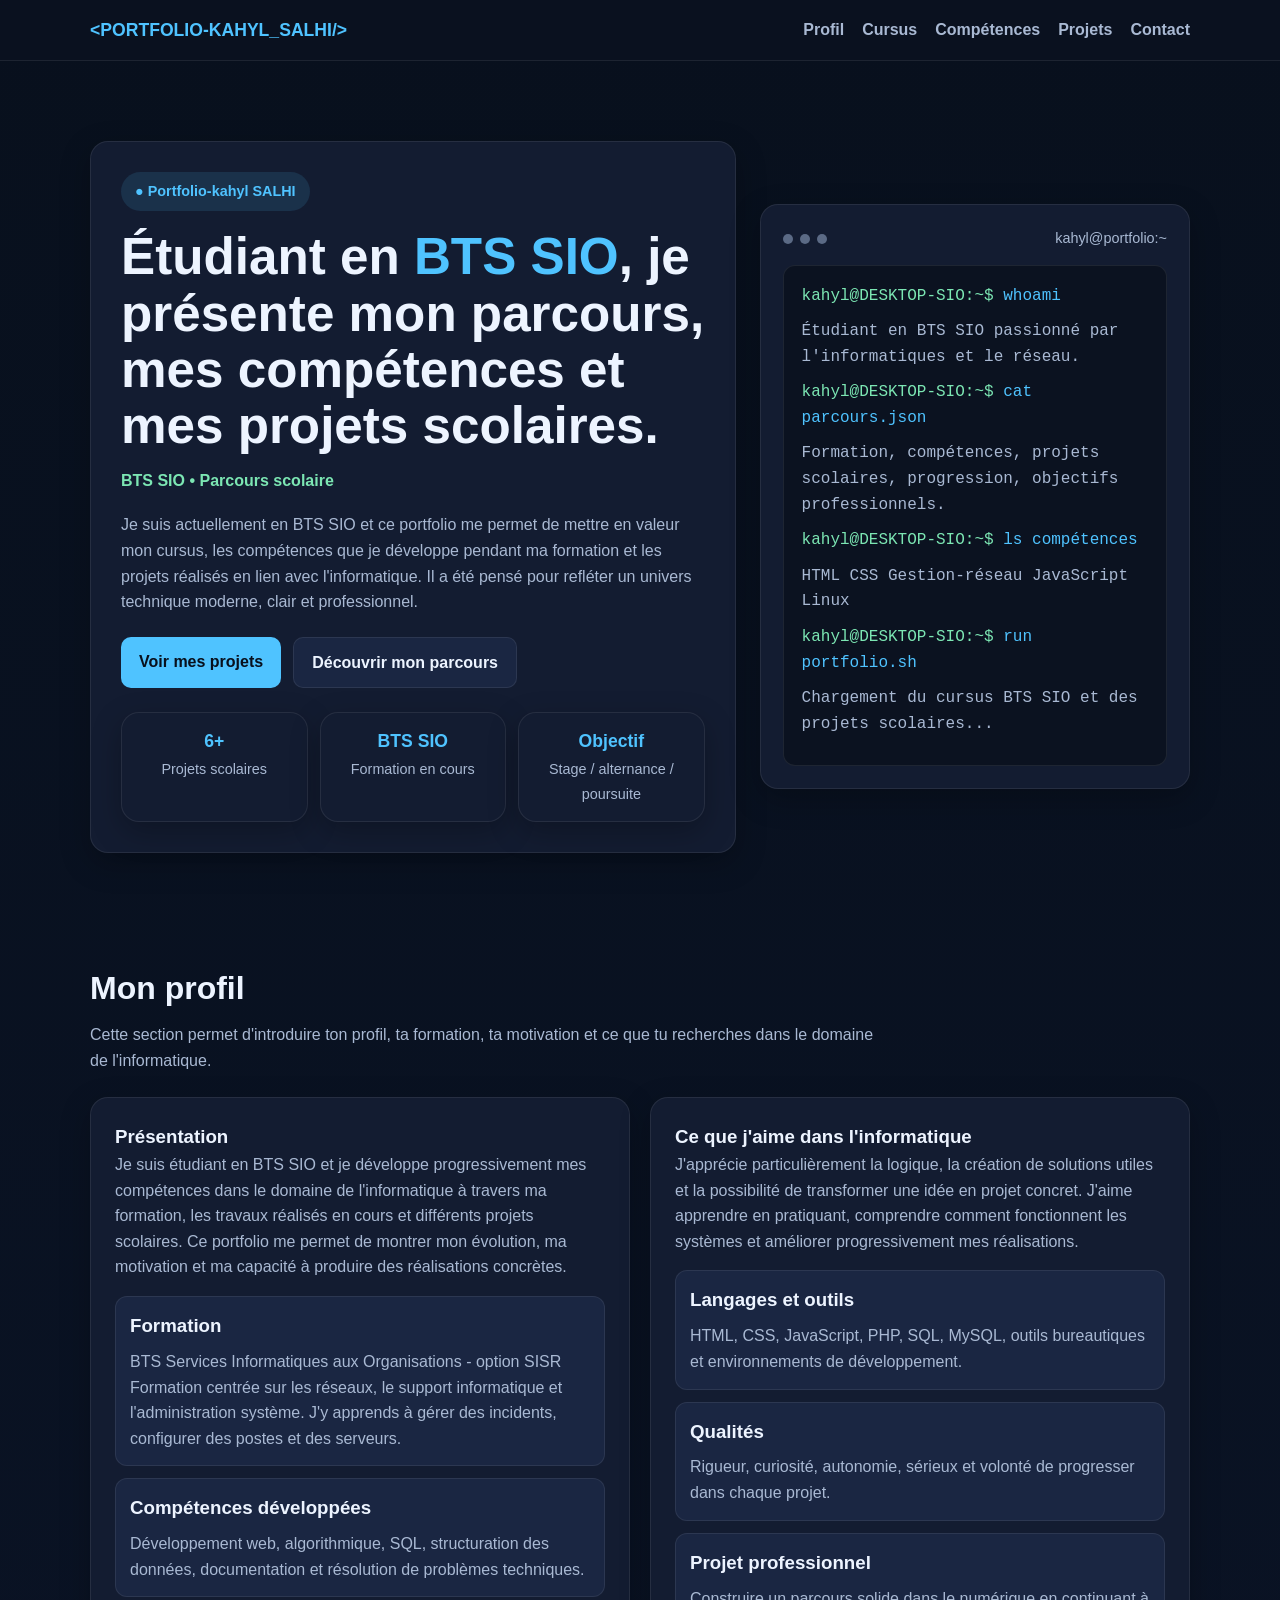
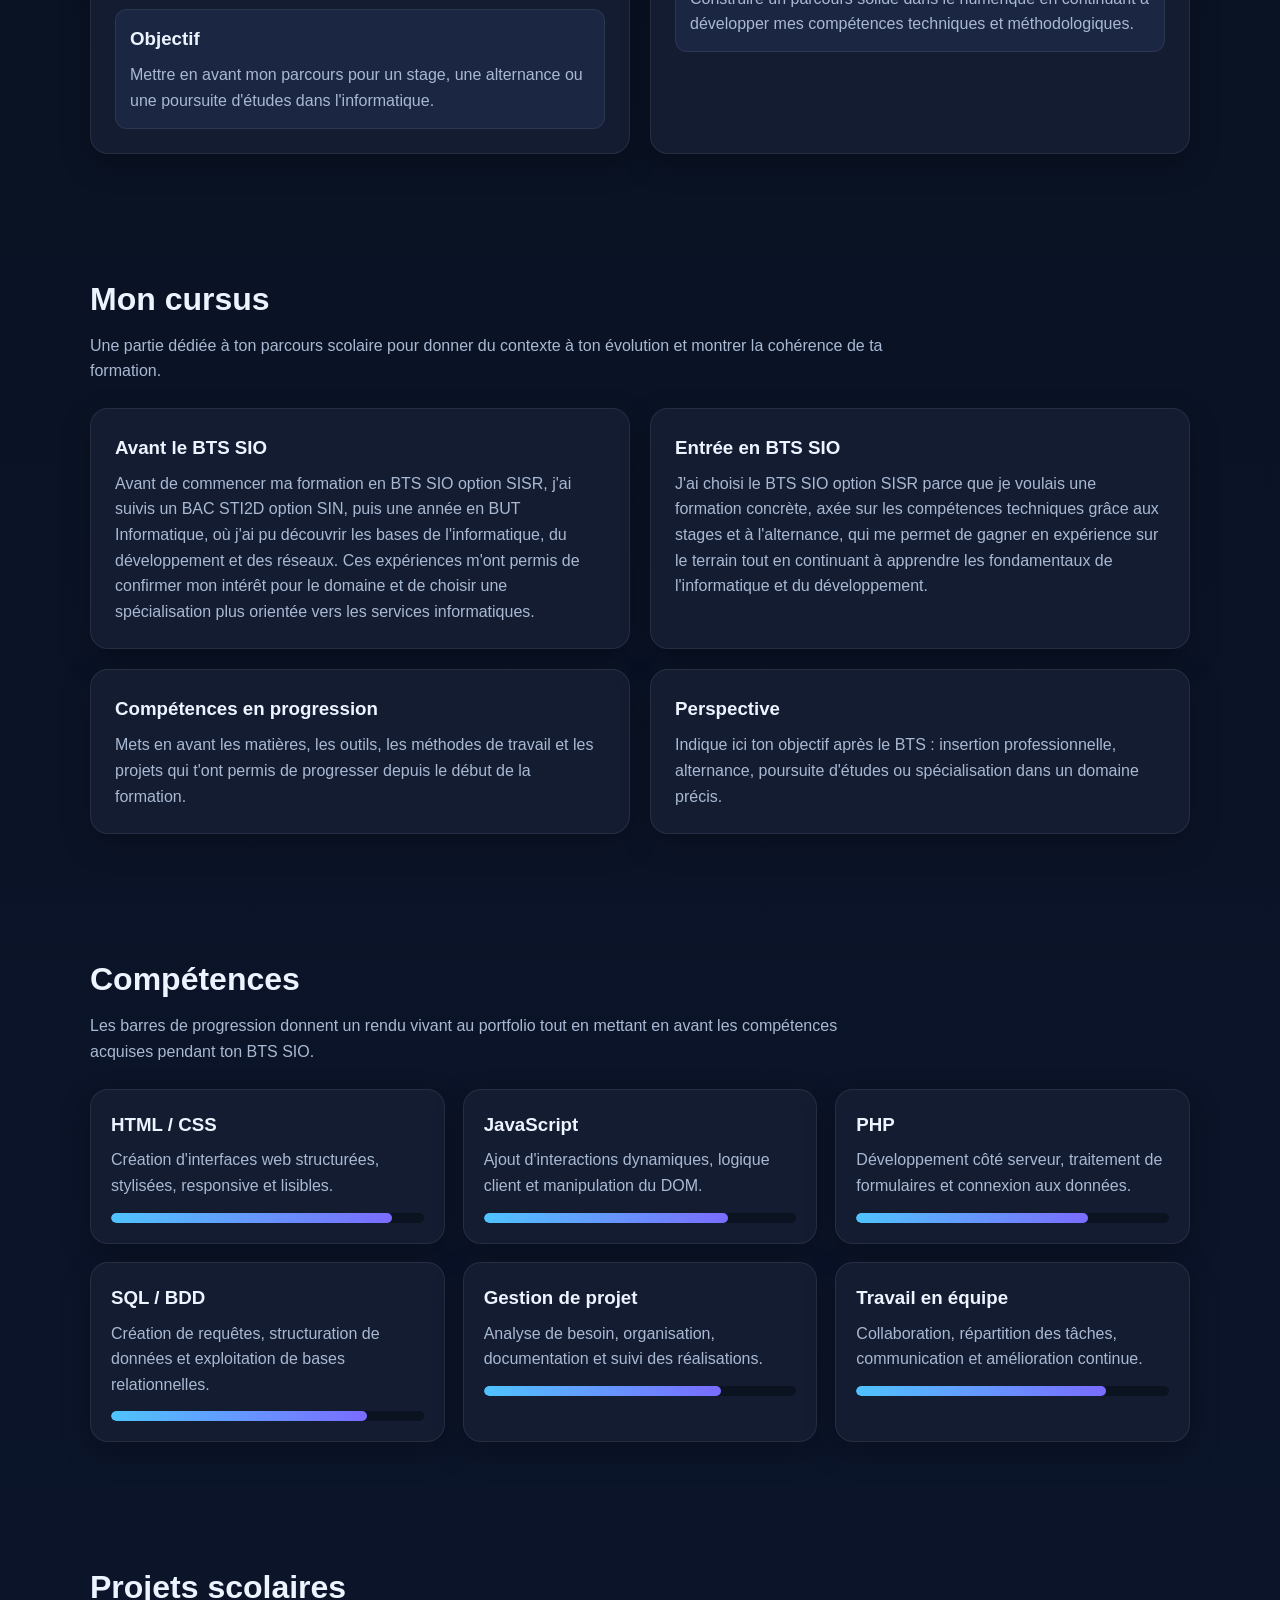
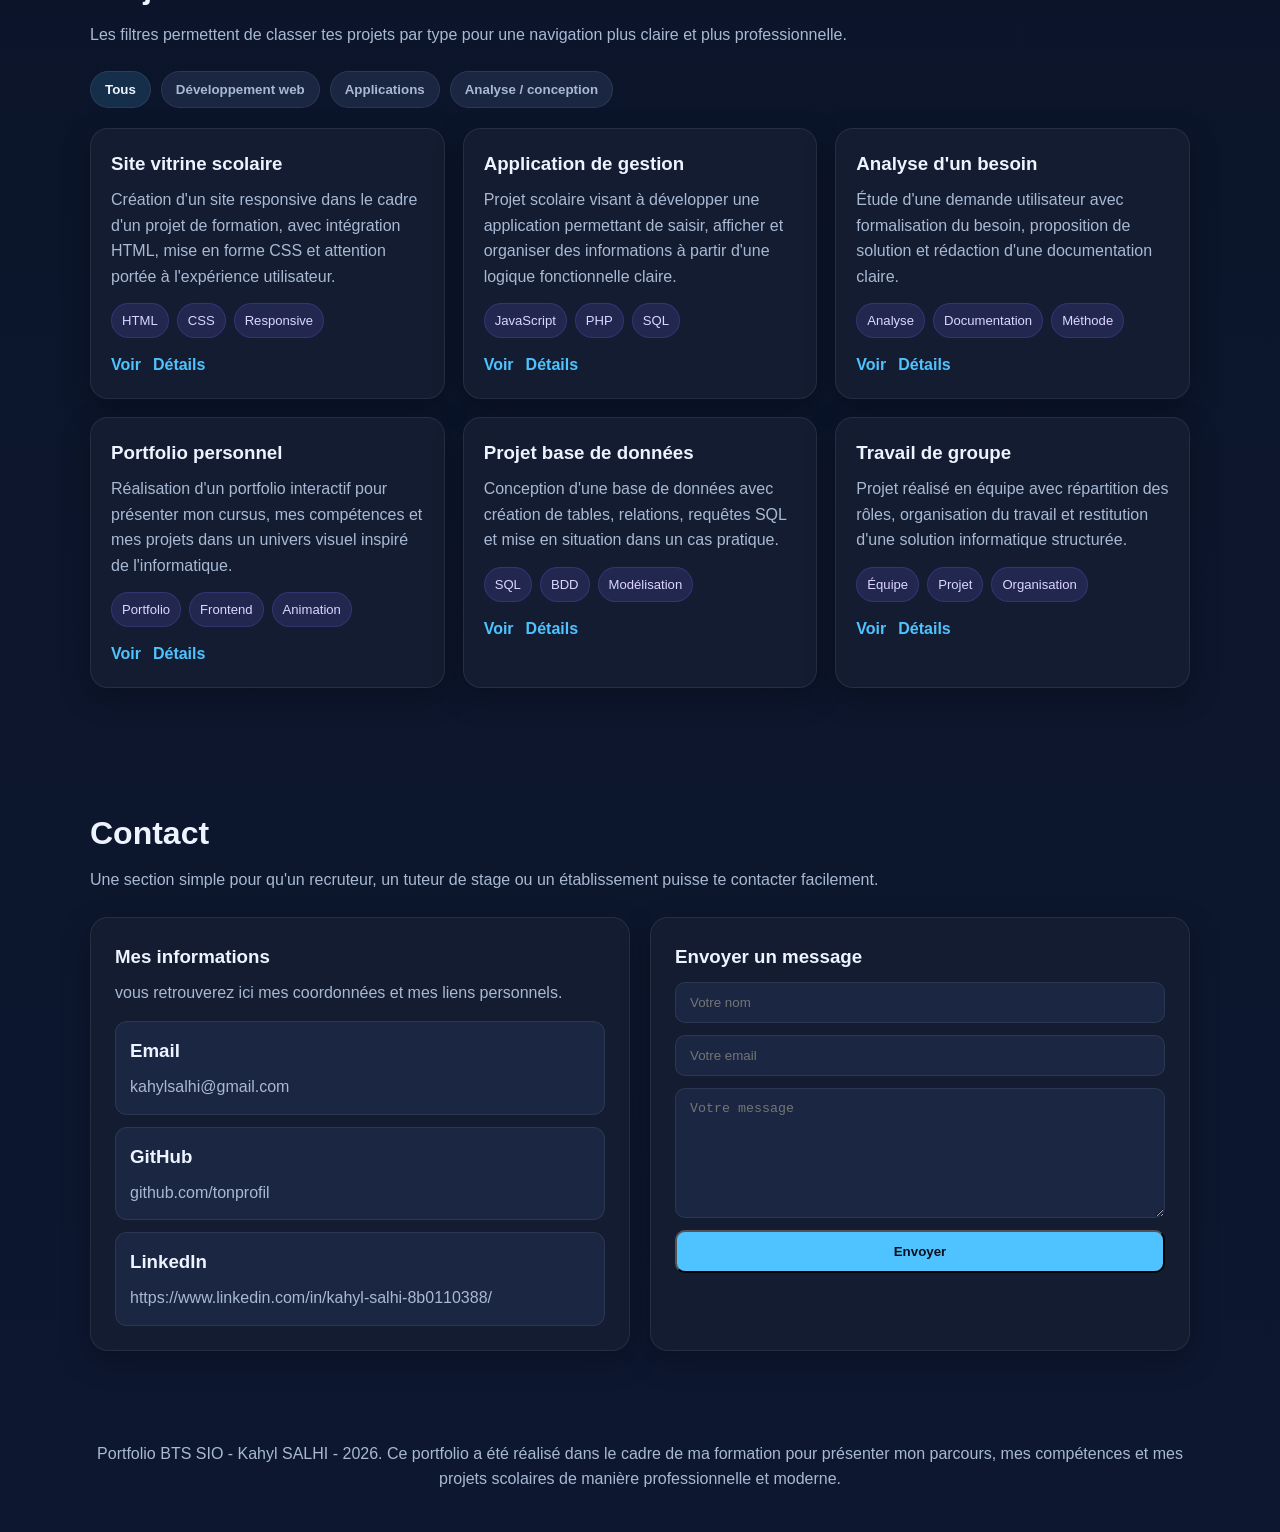
<file: portfolio.html>
<!DOCTYPE html>
<html lang="fr">
<head>
  <meta charset="UTF-8" />
  <meta name="viewport" content="width=device-width, initial-scale=1.0" />
  <title>Portfolio BTS SIO | Étudiant en informatique</title>
  <style>
    :root {
      --bg: #0b1220;
      --panel: #131c31;
      --panel-2: #1a2642;
      --text: #edf4ff;
      --muted: #a9b9d3;
      --primary: #4fc3ff;
      --secondary: #7a6cff;
      --border: rgba(255,255,255,0.08);
      --shadow: 0 10px 30px rgba(0, 0, 0, 0.25);
    }

    * {
      margin: 0;
      padding: 0;
      box-sizing: border-box;
    }

    html {
      scroll-behavior: smooth;
    }

    body {
      font-family: Arial, sans-serif;
      background: linear-gradient(180deg, #08101d, #0d1730);
      color: var(--text);
      line-height: 1.6;
    }

    .container {
      width: min(1100px, calc(100% - 32px));
      margin: auto;
    }

    .navbar {
      position: sticky;
      top: 0;
      background: rgba(11, 18, 32, 0.95);
      border-bottom: 1px solid var(--border);
      z-index: 10;
    }

    .nav-inner {
      display: flex;
      justify-content: space-between;
      align-items: center;
      gap: 20px;
      padding: 16px 0;
      flex-wrap: wrap;
    }

    .logo {
      font-weight: 700;
      font-size: 1.1rem;
      color: var(--primary);
    }

    .nav-links {
      display: flex;
      gap: 18px;
      flex-wrap: wrap;
    }

    .nav-links a {
      color: var(--muted);
      text-decoration: none;
      font-weight: bold;
    }

    .nav-links a:hover {
      color: var(--text);
    }

    .hero {
      padding: 80px 0 50px;
    }

    .hero-grid {
      display: grid;
      grid-template-columns: 1.2fr 0.8fr;
      gap: 24px;
      align-items: center;
    }

    .hero-text,
    .terminal,
    .card,
    .timeline-card,
    .skill-card,
    .project-card,
    .contact-card,
    .stats-card {
      background: var(--panel);
      border: 1px solid var(--border);
      border-radius: 18px;
      box-shadow: var(--shadow);
    }

    .hero-text {
      padding: 30px;
    }

    .badge {
      display: inline-block;
      background: rgba(79, 195, 255, 0.12);
      color: var(--primary);
      padding: 8px 14px;
      border-radius: 999px;
      font-weight: bold;
      margin-bottom: 18px;
      font-size: 0.9rem;
    }

    h1 {
      font-size: clamp(2rem, 4vw, 3.5rem);
      line-height: 1.1;
      margin-bottom: 14px;
    }

    .gradient-text {
      color: var(--primary);
    }

    .typing {
      color: #7ce6b3;
      font-weight: bold;
      min-height: 28px;
      margin-bottom: 16px;
    }

    .lead {
      color: var(--muted);
      margin-bottom: 22px;
    }

    .hero-actions {
      display: flex;
      gap: 12px;
      flex-wrap: wrap;
      margin-bottom: 24px;
    }

    .btn {
      display: inline-block;
      padding: 12px 18px;
      border-radius: 10px;
      text-decoration: none;
      font-weight: bold;
    }

    .btn-primary {
      background: var(--primary);
      color: #08101d;
    }

    .btn-secondary {
      border: 1px solid var(--border);
      color: var(--text);
      background: var(--panel-2);
    }

    .hero-stats {
      display: grid;
      grid-template-columns: repeat(3, 1fr);
      gap: 12px;
    }

    .stats-card {
      padding: 14px;
      text-align: center;
    }

    .stats-card strong {
      display: block;
      font-size: 1.1rem;
      color: var(--primary);
    }

    .stats-card span {
      color: var(--muted);
      font-size: 0.9rem;
    }

    .terminal {
      padding: 22px;
    }

    .terminal-header {
      display: flex;
      justify-content: space-between;
      align-items: center;
      margin-bottom: 14px;
    }

    .terminal-dots {
      display: flex;
      gap: 7px;
    }

    .terminal-dots span {
      width: 10px;
      height: 10px;
      border-radius: 50%;
      background: #5b6a85;
    }

    .terminal-title {
      font-size: 0.9rem;
      color: var(--muted);
    }

    .terminal-body {
      font-family: Consolas, monospace;
      background: #0b1220;
      border: 1px solid var(--border);
      border-radius: 12px;
      padding: 18px;
    }

    .line { margin-bottom: 10px; }
    .prompt { color: #7ce6b3; }
    .command { color: var(--primary); }
    .output { color: var(--muted); }

    section {
      padding: 60px 0;
    }

    .section-head {
      margin-bottom: 24px;
    }

    .section-head h2 {
      font-size: 2rem;
      margin-bottom: 8px;
    }

    .section-head p {
      color: var(--muted);
      max-width: 800px;
    }

    .about-grid,
    .timeline-grid,
    .contact-grid {
      display: grid;
      grid-template-columns: repeat(2, 1fr);
      gap: 20px;
    }

    .card,
    .timeline-card,
    .contact-card {
      padding: 24px;
    }

    .about-list {
      display: grid;
      gap: 12px;
      margin-top: 16px;
    }

    .about-item {
      background: var(--panel-2);
      border: 1px solid var(--border);
      border-radius: 12px;
      padding: 14px;
    }

    .about-item h3,
    .timeline-card h3,
    .skill-card h3,
    .project-card h3,
    .contact-card h3 {
      margin-bottom: 8px;
    }

    .about-item p,
    .card p,
    .timeline-card p,
    .skill-card p,
    .project-card p,
    .contact-card p {
      color: var(--muted);
    }

    .skills-grid,
    .projects-grid {
      display: grid;
      grid-template-columns: repeat(3, 1fr);
      gap: 18px;
    }

    .skill-card,
    .project-card {
      padding: 20px;
    }

    .progress {
      height: 10px;
      border-radius: 999px;
      background: #0b1220;
      overflow: hidden;
      margin-top: 14px;
    }

    .progress span {
      display: block;
      height: 100%;
      border-radius: 999px;
      background: linear-gradient(90deg, var(--primary), var(--secondary));
      width: 0;
      transition: width 1s ease;
    }

    .filter-bar {
      display: flex;
      gap: 10px;
      flex-wrap: wrap;
      margin-bottom: 20px;
    }

    .filter-btn {
      border: 1px solid var(--border);
      background: var(--panel-2);
      color: var(--muted);
      border-radius: 999px;
      padding: 10px 14px;
      cursor: pointer;
      font-weight: bold;
    }

    .filter-btn.active,
    .filter-btn:hover {
      background: rgba(79, 195, 255, 0.15);
      color: var(--text);
    }

    .tags {
      display: flex;
      gap: 8px;
      flex-wrap: wrap;
      margin: 14px 0;
    }

    .tag {
      font-size: 0.82rem;
      padding: 6px 10px;
      border-radius: 999px;
      background: rgba(122, 108, 255, 0.15);
      color: #dcd7ff;
      border: 1px solid rgba(122, 108, 255, 0.2);
    }

    .project-links {
      display: flex;
      gap: 12px;
      margin-top: 12px;
    }

    .project-links a {
      color: var(--primary);
      text-decoration: none;
      font-weight: bold;
    }

    .project-card.hidden {
      display: none;
    }

    form {
      display: grid;
      gap: 12px;
      margin-top: 10px;
    }

    input, textarea {
      width: 100%;
      padding: 12px 14px;
      border-radius: 10px;
      border: 1px solid var(--border);
      background: var(--panel-2);
      color: var(--text);
    }

    textarea {
      min-height: 130px;
      resize: vertical;
    }

    .success-msg {
      display: none;
      padding: 12px;
      border-radius: 10px;
      background: rgba(124, 230, 179, 0.12);
      border: 1px solid rgba(124, 230, 179, 0.2);
      color: #7ce6b3;
      font-weight: bold;
    }

    footer {
      padding: 30px 0 40px;
      text-align: center;
      color: var(--muted);
    }

    .reveal {
      opacity: 0;
      transform: translateY(20px);
      transition: 0.6s ease;
    }

    .reveal.visible {
      opacity: 1;
      transform: translateY(0);
    }

    @media (max-width: 950px) {
      .hero-grid,
      .about-grid,
      .timeline-grid,
      .contact-grid,
      .skills-grid,
      .projects-grid {
        grid-template-columns: 1fr;
      }

      .hero-stats {
        grid-template-columns: 1fr;
      }
    }

    @media (max-width: 640px) {
      .hero-text,
      .terminal,
      .card,
      .timeline-card,
      .skill-card,
      .project-card,
      .contact-card {
        padding: 18px;
      }

      h1 {
        font-size: 2rem;
      }
    }
  </style>
</head>
<body>
  <nav class="navbar">
    <div class="container nav-inner">
      <div class="logo">&lt;<span>PORTFOLIO-KAHYL_SALHI</span>/&gt;</div>
      <div class="nav-links">
        <a href="#about">Profil</a>
        <a href="#timeline">Cursus</a>
        <a href="#skills">Compétences</a>
        <a href="#projects">Projets</a>
        <a href="#contact">Contact</a>
      </div>
    </div>
  </nav>

  <header class="hero container">
    <div class="hero-grid">
      <div class="hero-text reveal">
        <div class="badge">● Portfolio-kahyl SALHI</div>
        <h1>Étudiant en <span class="gradient-text">BTS SIO</span>, je présente mon parcours, mes compétences et mes projets scolaires.</h1>
        <div class="typing" id="typingText"></div>
        <p class="lead">
          Je suis actuellement en BTS SIO et ce portfolio me permet de mettre en valeur mon cursus, les compétences que je développe pendant ma formation et les projets réalisés en lien avec l'informatique. Il a été pensé pour refléter un univers technique moderne, clair et professionnel.
        </p>
        <div class="hero-actions">
          <a href="#projects" class="btn btn-primary">Voir mes projets</a>
          <a href="#timeline" class="btn btn-secondary">Découvrir mon parcours</a>
        </div>
        <div class="hero-stats">
          <div class="stats-card">
            <strong>6+</strong>
            <span>Projets scolaires</span>
          </div>
          <div class="stats-card">
            <strong>BTS SIO</strong>
            <span>Formation en cours</span>
          </div>
          <div class="stats-card">
            <strong>Objectif</strong>
            <span>Stage / alternance / poursuite</span>
          </div>
        </div>
      </div>

      <div class="terminal reveal">
        <div class="terminal-header">
          <div class="terminal-dots"><span></span><span></span><span></span></div>
          <div class="terminal-title">kahyl@portfolio:~</div>
        </div>
        <div class="terminal-body">
          <div class="line"><span class="prompt">kahyl@DESKTOP-SIO:~$</span> <span class="command">whoami</span></div>
          <div class="line output">Étudiant en BTS SIO passionné par l'informatiques et le réseau.</div>
          <div class="line"><span class="prompt">kahyl@DESKTOP-SIO:~$</span> <span class="command">cat parcours.json</span></div>
          <div class="line output">Formation, compétences, projets scolaires, progression, objectifs professionnels.</div>
          <div class="line"><span class="prompt">kahyl@DESKTOP-SIO:~$</span> <span class="command">ls compétences</span></div>
          <div class="line output">HTML CSS Gestion-réseau JavaScript Linux </div>
          <div class="line"><span class="prompt">kahyl@DESKTOP-SIO:~$</span> <span class="command">run portfolio.sh</span></div>
          <div class="line output" id="terminalDynamic">Chargement du cursus BTS SIO et des projets scolaires...</div>
        </div>
      </div>
    </div>
  </header>

  <section id="about">
    <div class="container">
      <div class="section-head reveal">
        <div>
          <h2>Mon profil</h2>
          <p>Cette section permet d'introduire ton profil, ta formation, ta motivation et ce que tu recherches dans le domaine de l'informatique.</p>
        </div>
      </div>
      <div class="about-grid">
        <div class="card reveal">
          <h3>Présentation</h3>
          <p>
            Je suis étudiant en BTS SIO et je développe progressivement mes compétences dans le domaine de l'informatique à travers ma formation, les travaux réalisés en cours et différents projets scolaires. Ce portfolio me permet de montrer mon évolution, ma motivation et ma capacité à produire des réalisations concrètes.
          </p>
          <div class="about-list">
            <div class="about-item">
              <h3>Formation</h3>
              <p>BTS Services Informatiques aux Organisations - option SISR Formation centrée sur les réseaux, le support informatique et l'administration système. J'y apprends à gérer des incidents, configurer des postes et des serveurs.</p>
            </div>
            <div class="about-item">
              <h3>Compétences développées</h3>
              <p>Développement web, algorithmique, SQL, structuration des données, documentation et résolution de problèmes techniques.</p>
            </div>
            <div class="about-item">
              <h3>Objectif</h3>
              <p>Mettre en avant mon parcours pour un stage, une alternance ou une poursuite d'études dans l'informatique.</p>
            </div>
          </div>
        </div>
        <div class="card reveal">
          <h3>Ce que j'aime dans l'informatique</h3>
          <p>
            J'apprécie particulièrement la logique, la création de solutions utiles et la possibilité de transformer une idée en projet concret. J'aime apprendre en pratiquant, comprendre comment fonctionnent les systèmes et améliorer progressivement mes réalisations.
          </p>
          <div class="about-list">
            <div class="about-item">
              <h3>Langages et outils</h3>
              <p>HTML, CSS, JavaScript, PHP, SQL, MySQL, outils bureautiques et environnements de développement.</p>
            </div>
            <div class="about-item">
              <h3>Qualités</h3>
              <p>Rigueur, curiosité, autonomie, sérieux et volonté de progresser dans chaque projet.</p>
            </div>
            <div class="about-item">
              <h3>Projet professionnel</h3>
              <p>Construire un parcours solide dans le numérique en continuant à développer mes compétences techniques et méthodologiques.</p>
            </div>
          </div>
        </div>
      </div>
    </div>
  </section>

  <section id="timeline">
    <div class="container">
      <div class="section-head reveal">
        <div>
          <h2>Mon cursus</h2>
          <p>Une partie dédiée à ton parcours scolaire pour donner du contexte à ton évolution et montrer la cohérence de ta formation.</p>
        </div>
      </div>
      <div class="timeline-grid">
        <div class="timeline-card reveal">
          <h3>Avant le BTS SIO</h3>
          <p>
             Avant de commencer ma formation en BTS SIO option SISR, j'ai suivis un BAC STI2D option SIN, puis une année en BUT Informatique, où j'ai pu découvrir les bases de l'informatique, du développement et des réseaux. Ces expériences m'ont permis de confirmer mon intérêt pour le domaine et de choisir une spécialisation plus orientée vers les services informatiques.
          </p>
        </div>
        <div class="timeline-card reveal">
          <h3>Entrée en BTS SIO</h3>
          <p>
             J'ai choisi le BTS SIO option SISR parce que je voulais une formation concrète, axée sur les compétences techniques grâce aux stages et à l'alternance, qui me permet de gagner en expérience sur le terrain tout en continuant à apprendre les fondamentaux de l'informatique et du développement.
          </p>
        </div>
        <div class="timeline-card reveal">
          <h3>Compétences en progression</h3>
          <p>
            Mets en avant les matières, les outils, les méthodes de travail et les projets qui t'ont permis de progresser depuis le début de la formation.
          </p>
        </div>
        <div class="timeline-card reveal">
          <h3>Perspective</h3>
          <p>
            Indique ici ton objectif après le BTS : insertion professionnelle, alternance, poursuite d'études ou spécialisation dans un domaine précis.
          </p>
        </div>
      </div>
    </div>
  </section>

  <section id="skills">
    <div class="container">
      <div class="section-head reveal">
        <div>
          <h2>Compétences</h2>
          <p>Les barres de progression donnent un rendu vivant au portfolio tout en mettant en avant les compétences acquises pendant ton BTS SIO.</p>
        </div>
      </div>
      <div class="skills-grid">
        <div class="skill-card reveal">
          <h3>HTML / CSS</h3>
          <p>Création d'interfaces web structurées, stylisées, responsive et lisibles.</p>
          <div class="progress"><span data-width="90%"></span></div>
        </div>
        <div class="skill-card reveal">
          <h3>JavaScript</h3>
          <p>Ajout d'interactions dynamiques, logique client et manipulation du DOM.</p>
          <div class="progress"><span data-width="78%"></span></div>
        </div>
        <div class="skill-card reveal">
          <h3>PHP</h3>
          <p>Développement côté serveur, traitement de formulaires et connexion aux données.</p>
          <div class="progress"><span data-width="74%"></span></div>
        </div>
        <div class="skill-card reveal">
          <h3>SQL / BDD</h3>
          <p>Création de requêtes, structuration de données et exploitation de bases relationnelles.</p>
          <div class="progress"><span data-width="82%"></span></div>
        </div>
        <div class="skill-card reveal">
          <h3>Gestion de projet</h3>
          <p>Analyse de besoin, organisation, documentation et suivi des réalisations.</p>
          <div class="progress"><span data-width="76%"></span></div>
        </div>
        <div class="skill-card reveal">
          <h3>Travail en équipe</h3>
          <p>Collaboration, répartition des tâches, communication et amélioration continue.</p>
          <div class="progress"><span data-width="80%"></span></div>
        </div>
      </div>
    </div>
  </section>

  <section id="projects">
    <div class="container">
      <div class="section-head reveal">
        <div>
          <h2>Projets scolaires</h2>
          <p>Les filtres permettent de classer tes projets par type pour une navigation plus claire et plus professionnelle.</p>
        </div>
      </div>

      <div class="filter-bar reveal">
        <button class="filter-btn active" data-filter="all">Tous</button>
        <button class="filter-btn" data-filter="web">Développement web</button>
        <button class="filter-btn" data-filter="app">Applications</button>
        <button class="filter-btn" data-filter="analyse">Analyse / conception</button>
      </div>

      <div class="projects-grid">
        <article class="project-card reveal" data-category="web">
          <h3>Site vitrine scolaire</h3>
          <p>Création d'un site responsive dans le cadre d'un projet de formation, avec intégration HTML, mise en forme CSS et attention portée à l'expérience utilisateur.</p>
          <div class="tags">
            <span class="tag">HTML</span>
            <span class="tag">CSS</span>
            <span class="tag">Responsive</span>
          </div>
          <div class="project-links">
            <a href="#">Voir</a>
            <a href="#">Détails</a>
          </div>
        </article>

        <article class="project-card reveal" data-category="app">
          <h3>Application de gestion</h3>
          <p>Projet scolaire visant à développer une application permettant de saisir, afficher et organiser des informations à partir d'une logique fonctionnelle claire.</p>
          <div class="tags">
            <span class="tag">JavaScript</span>
            <span class="tag">PHP</span>
            <span class="tag">SQL</span>
          </div>
          <div class="project-links">
            <a href="#">Voir</a>
            <a href="#">Détails</a>
          </div>
        </article>

        <article class="project-card reveal" data-category="analyse">
          <h3>Analyse d'un besoin</h3>
          <p>Étude d'une demande utilisateur avec formalisation du besoin, proposition de solution et rédaction d'une documentation claire.</p>
          <div class="tags">
            <span class="tag">Analyse</span>
            <span class="tag">Documentation</span>
            <span class="tag">Méthode</span>
          </div>
          <div class="project-links">
            <a href="#">Voir</a>
            <a href="#">Détails</a>
          </div>
        </article>

        <article class="project-card reveal" data-category="web">
          <h3>Portfolio personnel</h3>
          <p>Réalisation d'un portfolio interactif pour présenter mon cursus, mes compétences et mes projets dans un univers visuel inspiré de l'informatique.</p>
          <div class="tags">
            <span class="tag">Portfolio</span>
            <span class="tag">Frontend</span>
            <span class="tag">Animation</span>
          </div>
          <div class="project-links">
            <a href="#">Voir</a>
            <a href="#">Détails</a>
          </div>
        </article>

        <article class="project-card reveal" data-category="app">
          <h3>Projet base de données</h3>
          <p>Conception d'une base de données avec création de tables, relations, requêtes SQL et mise en situation dans un cas pratique.</p>
          <div class="tags">
            <span class="tag">SQL</span>
            <span class="tag">BDD</span>
            <span class="tag">Modélisation</span>
          </div>
          <div class="project-links">
            <a href="#">Voir</a>
            <a href="#">Détails</a>
          </div>
        </article>

        <article class="project-card reveal" data-category="analyse">
          <h3>Travail de groupe</h3>
          <p>Projet réalisé en équipe avec répartition des rôles, organisation du travail et restitution d'une solution informatique structurée.</p>
          <div class="tags">
            <span class="tag">Équipe</span>
            <span class="tag">Projet</span>
            <span class="tag">Organisation</span>
          </div>
          <div class="project-links">
            <a href="#">Voir</a>
            <a href="#">Détails</a>
          </div>
        </article>
      </div>
    </div>
  </section>

  <section id="contact">
    <div class="container">
      <div class="section-head reveal">
        <div>
          <h2>Contact</h2>
          <p>Une section simple pour qu'un recruteur, un tuteur de stage ou un établissement puisse te contacter facilement.</p>
        </div>
      </div>
      <div class="contact-grid">
        <div class="contact-card reveal">
          <h3>Mes informations</h3>
          <p>vous retrouverez ici mes coordonnées et mes liens personnels.</p>
          <div class="about-list">
            <div class="about-item">
              <h3>Email</h3>
              <p>kahylsalhi@gmail.com</p>
            </div>
            <div class="about-item">
              <h3>GitHub</h3>
              <p>github.com/tonprofil</p>
            </div>
            <div class="about-item">
              <h3>LinkedIn</h3>
              <p>https://www.linkedin.com/in/kahyl-salhi-8b0110388/</p>
            </div>
          </div>
        </div>

        <div class="contact-card reveal">
          <h3>Envoyer un message</h3>
          <form id="contactForm">
            <input type="text" placeholder="Votre nom" required>
            <input type="email" placeholder="Votre email" required>
            <textarea placeholder="Votre message" required></textarea>
            <button type="submit" class="btn btn-primary">Envoyer</button>
            <div class="success-msg" id="successMsg">Message envoyé avec succès ! Merci de m'avoir contacté.</div>
          </form>
        </div>
      </div>
    </div>
  </section>

  <footer>
    <div class="container">
      Portfolio BTS SIO - Kahyl SALHI - 2026. Ce portfolio a été réalisé dans le cadre de ma formation pour présenter mon parcours, mes compétences et mes projets scolaires de manière professionnelle et moderne.
    </div>
  </footer>

  <script>
    const typingText = document.getElementById('typingText');
    const words = [
      'BTS SIO • Parcours scolaire',
      'Projets réalisés en formation',
      'Compétences techniques en progression',
      'Objectif : Alternance ou poursuite d\'études'
    ];

    let wordIndex = 0;
    let charIndex = 0;
    let deleting = false;

    function typeEffect() {
      const current = words[wordIndex];
      typingText.textContent = current.slice(0, charIndex);

      if (!deleting && charIndex < current.length) {
        charIndex++;
        setTimeout(typeEffect, 70);
      } else if (deleting && charIndex > 0) {
        charIndex--;
        setTimeout(typeEffect, 35);
      } else {
        deleting = !deleting;
        if (!deleting) {
          wordIndex = (wordIndex + 1) % words.length;
        }
        setTimeout(typeEffect, deleting ? 1000 : 250);
      }
    }
    typeEffect();

    const revealElements = document.querySelectorAll('.reveal');
    const observer = new IntersectionObserver((entries) => {
      entries.forEach((entry) => {
        if (entry.isIntersecting) {
          entry.target.classList.add('visible');
          entry.target.querySelectorAll('.progress span').forEach((bar) => {
            bar.style.width = bar.dataset.width;
          });
        }
      });
    }, { threshold: 0.15 });

    revealElements.forEach((el) => observer.observe(el));

    const filterButtons = document.querySelectorAll('.filter-btn');
    const projects = document.querySelectorAll('.project-card');

    filterButtons.forEach((button) => {
      button.addEventListener('click', () => {
        filterButtons.forEach((btn) => btn.classList.remove('active'));
        button.classList.add('active');
        const filter = button.dataset.filter;

        projects.forEach((project) => {
          const category = project.dataset.category;
          if (filter === 'all' || category === filter) {
            project.classList.remove('hidden');
          } else {
            project.classList.add('hidden');
          }
        });
      });
    });

    const form = document.getElementById('contactForm');
    const successMsg = document.getElementById('successMsg');

    form.addEventListener('submit', function (e) {
      e.preventDefault();
      successMsg.style.display = 'block';
      form.reset();
    });
  </script>
</body>
</html>
</file>
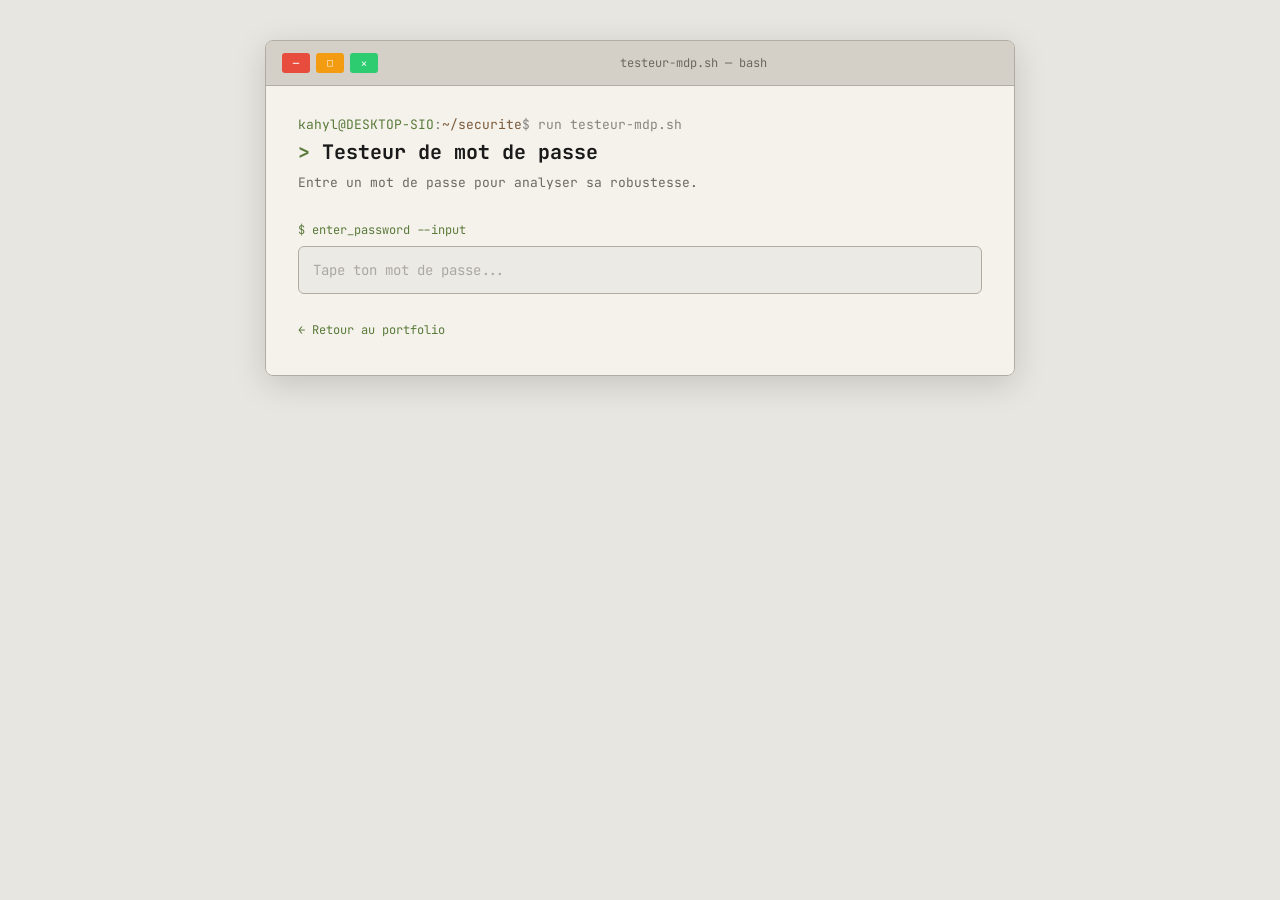
<file: testeur-mdp/test-mdp.html>
<!DOCTYPE html>
<html lang="fr">
<head>
  <meta charset="UTF-8">
  <meta name="viewport" content="width=device-width, initial-scale=1.0">
  <title>Testeur de mot de passe</title>
  <link href="https://fonts.googleapis.com/css2?family=JetBrains+Mono:wght@400;700&display=swap" rel="stylesheet">
  <link rel="stylesheet" href="testeur-mdp.css">
</head>
<body>

  <div class="window">

  <div class="titlebar">
  <div class="dots">
    <div class="dot r">─</div>
    <div class="dot y">□</div>
    <div class="dot g">✕</div>
  </div>
      <div class="titlebar-label">testeur-mdp.sh — bash</div>
    </div>

    <div class="body">

      <div class="prompt">
        <span class="user">kahyl@DESKTOP-SIO</span>:<span class="path">~/securite</span>$ run testeur-mdp.sh
      </div>

      <h1><span>&gt;</span> Testeur de mot de passe</h1>
      <p class="subtitle">Entre un mot de passe pour analyser sa robustesse.</p>

      <div class="input-label">$ enter_password --input</div>
      <input type="password" id="mdp" placeholder="Tape ton mot de passe...">

      <div id="resultat"></div>

      <a class="retour" href="https://kahyl93.github.io/Portfolio/">← Retour au portfolio</a>

    </div>
  </div>

  <script src="script.js"></script>

</body>
</html>
</file>
<file: testeur-mdp/testeur-mdp.css>
* {
  margin: 0;
  padding: 0;
  box-sizing: border-box;
}

body {
  font-family: 'JetBrains Mono', monospace;
  background: #e8e6e0;
  color: #2c2c2c;
  min-height: 100vh;
  padding: 40px 20px;
}

.window {
  max-width: 750px;
  margin: auto;
  border: 1px solid #b0aca4;
  border-radius: 8px;
  overflow: hidden;
  box-shadow: 0 8px 32px rgba(0,0,0,0.15);
}

.titlebar {
  background: #d4d0c8;
  padding: 12px 16px;
  display: flex;
  align-items: center;
  gap: 10px;
  border-bottom: 1px solid #b0aca4;
}

.dots { display: flex; gap: 6px; }

.dot {
  width: 28px;
  height: 20px;
  border-radius: 3px;
  display: flex;
  align-items: center;
  justify-content: center;
  font-size: 10px;
  color: white;
  cursor: pointer;
}

.dot.r { background: #e74c3c; }
.dot.y { background: #f39c12; }
.dot.g { background: #2ecc71; }

.titlebar-label {
  font-size: 12px;
  color: #6b6860;
  flex: 1;
  text-align: center;
}

.body {
  background: #f5f2ec;
  padding: 30px 32px 36px;
}

.prompt {
  font-size: 13px;
  color: #888480;
  margin-bottom: 6px;
}
.prompt .user { color: #5a7a3a; }
.prompt .path { color: #7a5a3a; }

h1 {
  font-size: 20px;
  color: #1a1a1a;
  margin-bottom: 8px;
}
h1 span { color: #5a7a3a; }

.subtitle {
  font-size: 13px;
  color: #6b6860;
  margin-bottom: 28px;
  line-height: 1.6;
}

.input-label {
  font-size: 12px;
  color: #5a7a3a;
  margin-bottom: 8px;
}

input[type="password"] {
  width: 100%;
  background: #eceae4;
  border: 1px solid #b0aca4;
  border-radius: 6px;
  padding: 14px;
  font-family: 'JetBrains Mono', monospace;
  font-size: 14px;
  color: #2c2c2c;
  outline: none;
  transition: border-color 0.2s;
}
input[type="password"]:focus { border-color: #5a7a3a; }
input[type="password"]::placeholder { color: #aaa8a2; }

#resultat {
  display: none;
  margin-top: 24px;
  background: #eceae4;
  border: 1px solid #b0aca4;
  border-left: 3px solid #5a7a3a;
  border-radius: 6px;
  padding: 20px;
  animation: fadein 0.3s ease;
}

@keyframes fadein {
  from { opacity: 0; transform: translateY(6px); }
  to   { opacity: 1; transform: translateY(0); }
}

.retour {
  display: inline-block;
  margin-top: 28px;
  color: #5a7a3a;
  text-decoration: none;
  font-size: 12px;
}
.retour:hover { text-decoration: underline; }
</file>
